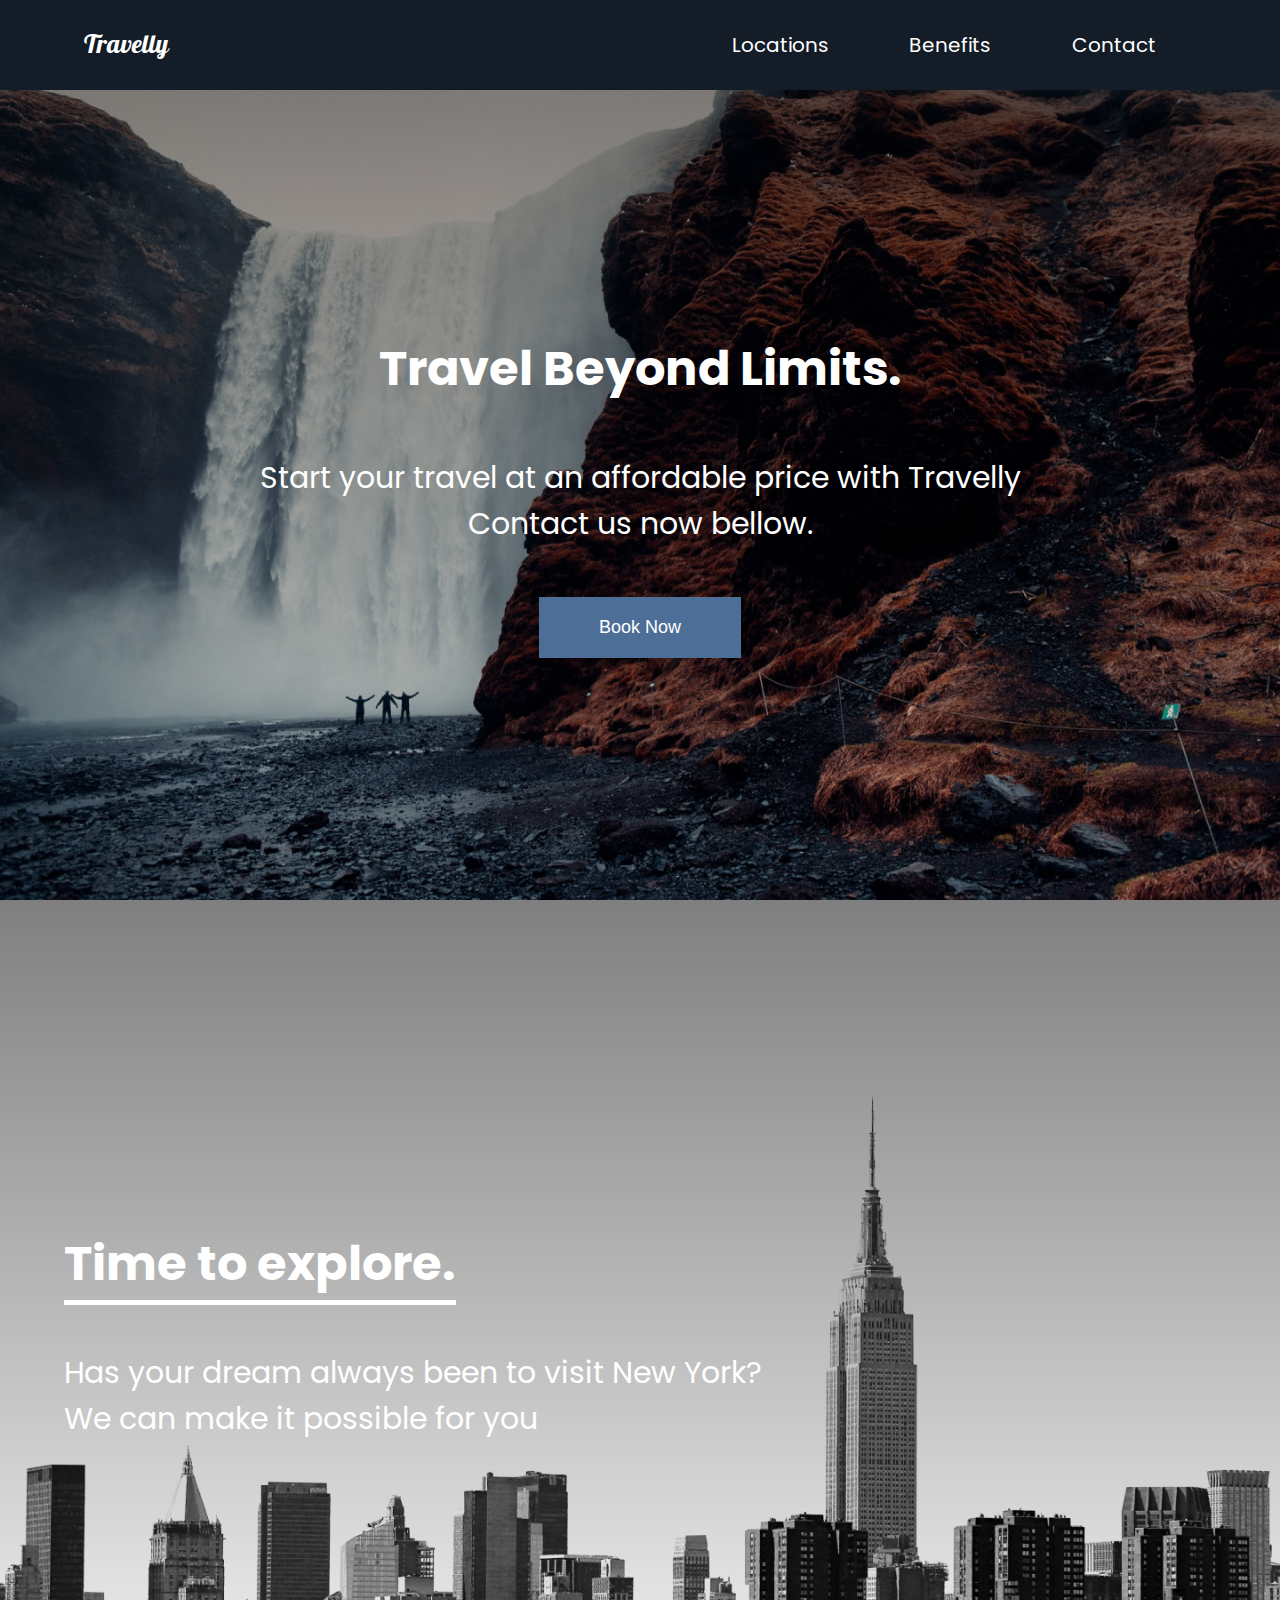
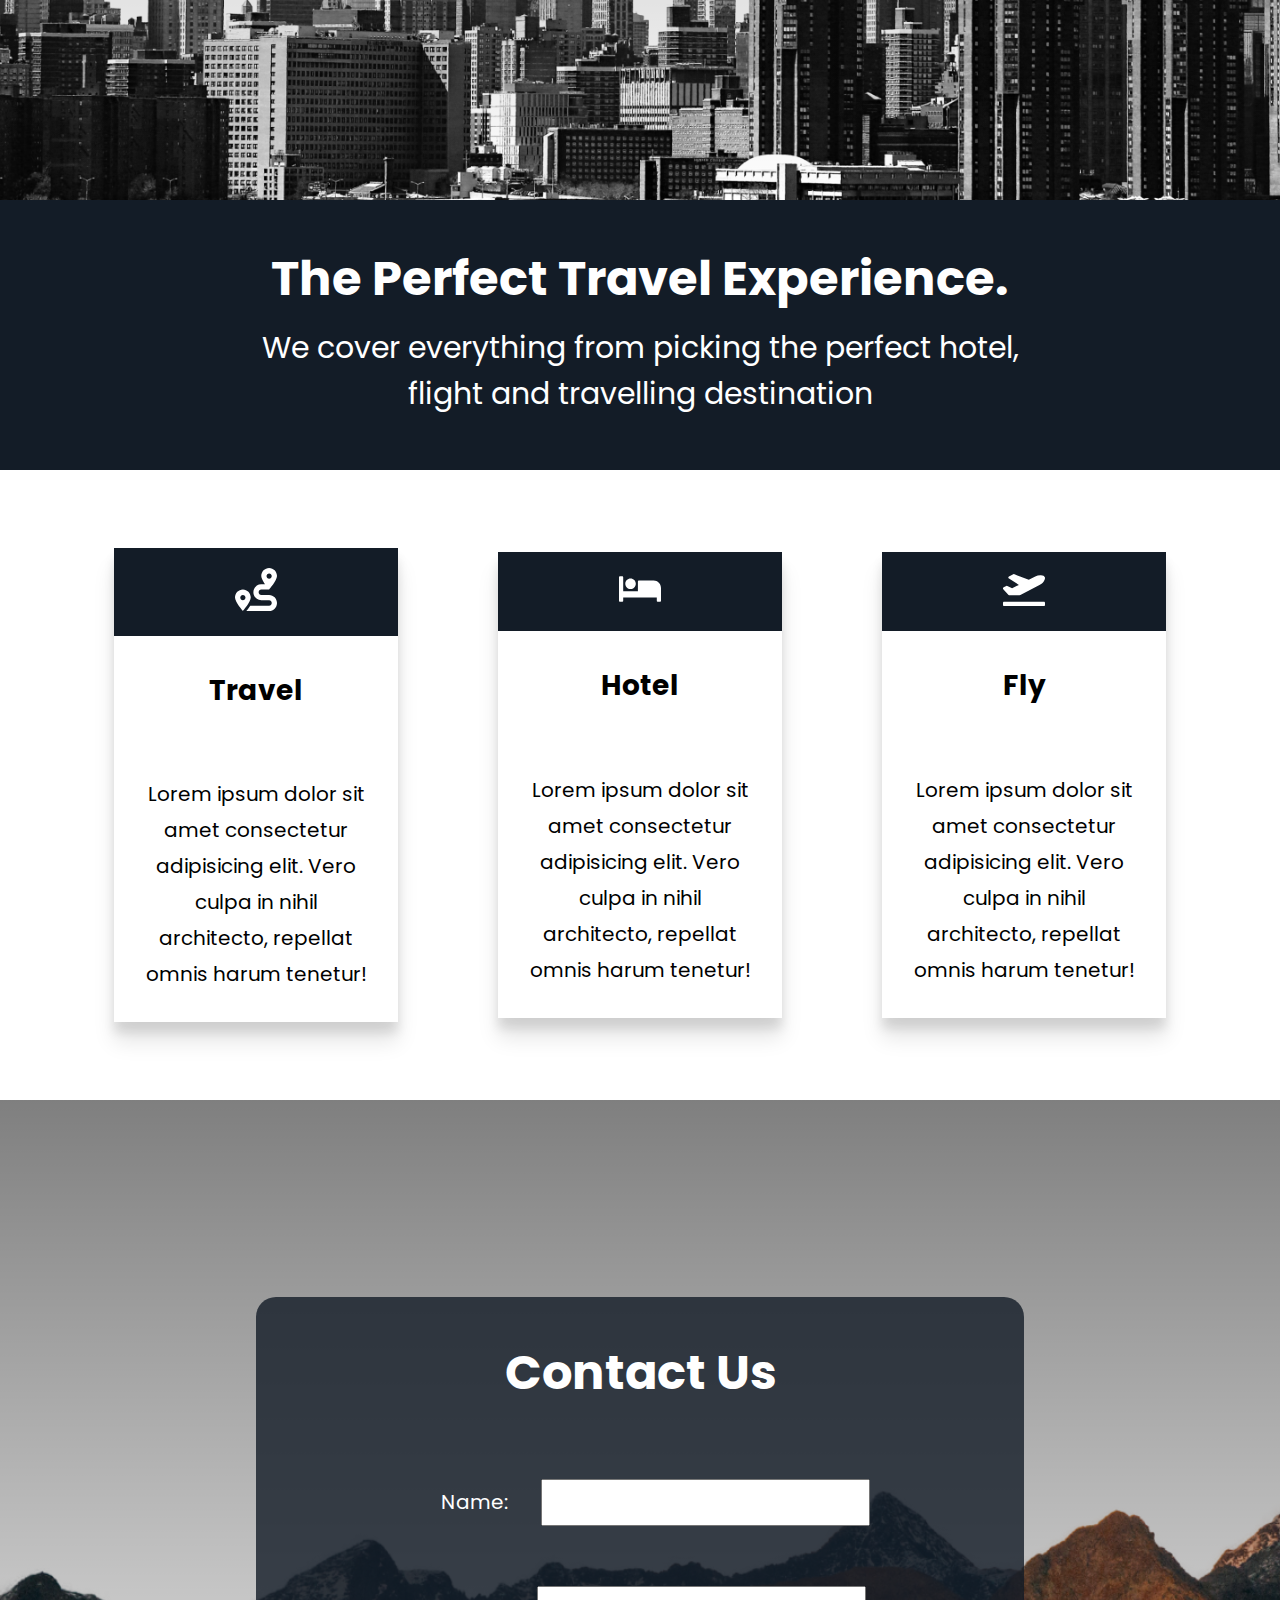
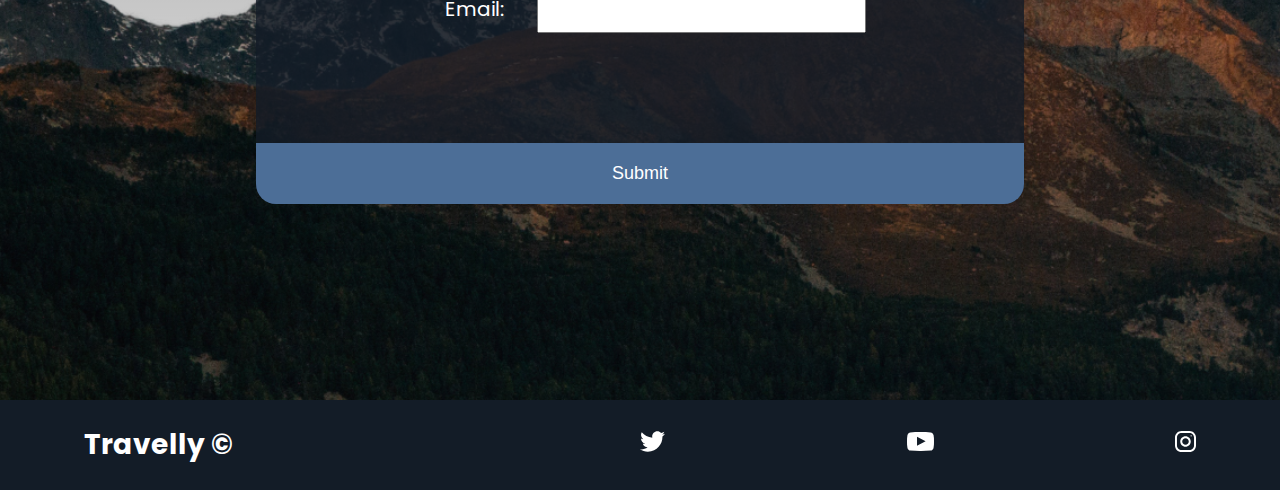
<file: P1-html-css-final-assignment/P1-html-css-final-assignment/index.html>
<!DOCTYPE html>
<html lang="en">
  <head>
    <meta charset="UTF-8" />
    <meta http-equiv="X-UA-Compatible" content="IE=edge" />
    <meta name="viewport" content="width=device-width, initial-scale=1.0" />
    <meta
      name="description"
      content="Travel is a travel agency website that helps you pick out your holiday vacation"
    />
    <meta name="robots" content="index,follow" />
    <link rel="icon" href="icons/flight.png" />
    <link rel="preconnect" href="https://fonts.googleapis.com" />
    <link rel="preconnect" href="https://fonts.gstatic.com" crossorigin />
    <link
      href="https://fonts.googleapis.com/css2?family=Pattaya&family=Poppins:wght@400;500&display=swap"
      rel="stylesheet"
    />
    <link rel="stylesheet" href="style.css" />
    <title>Travelly | Travelling Agency</title>
  </head>

  <body>
    <header class="main-head">
      <nav>
        <h1 id="logo">Travelly</h1>
        <ul>
          <li><a href="#locations">Locations</a></li>
          <li><a href="#benefits">Benefits</a></li>
          <li><a href="#contact">Contact</a></li>
        </ul>
      </nav>
    </header>
    <main>
      <section class="hero">
        <h2>Travel Beyond Limits.</h2>
        <h3>
          Start your travel at an affordable price with Travelly <br />Contact
          us now bellow.
        </h3>
        <button>Book Now</button>
      </section>
      <section id="locations">
        <header class="locations-head">
          <h2>Time to explore.</h2>
          <h3>
            Has your dream always been to visit New York? <br />We can make it
            possible for you
          </h3>
        </header>
      </section>
      <section id="benefits">
        <header class="benefits-head">
          <h2>The Perfect Travel Experience.</h2>
          <h3>
            We cover everything from picking the perfect hotel, <br />
            flight and travelling destination
          </h3>
        </header>
        <div class="cards">
          <div class="card">
            <div class="card-head">
              <img src="./icons/route-solid.svg" alt="" />
            </div>
            <h4>Travel</h4>
            <p>Lorem ipsum dolor sit amet consectetur adipisicing elit. Vero culpa in nihil architecto, repellat omnis harum tenetur! </p>
               </div>
          <div class="card">
            <div class="card-head">
              <img src="./icons/bed-solid.svg" alt="" />
            </div>
            <h4>Hotel</h4>
            <p>Lorem ipsum dolor sit amet consectetur adipisicing elit. Vero culpa in nihil architecto, repellat omnis harum tenetur! </p>
          </div>
          <div class="card">
            <div class="card-head">
              <img src="./icons/plane-departure-solid.svg" alt="" />
            </div>
            <h4>Fly</h4>
            <p>Lorem ipsum dolor sit amet consectetur adipisicing elit. Vero culpa in nihil architecto, repellat omnis harum tenetur! </p>
          </div>
        </div>
      </section>
      <section id="contact">
        <div class="form-wrapper">
          <header class="form-head">
            <h2>Contact Us</h2>
          </header>
          <form>
            <div class="name-form">
              <label for="name">Name:</label>
              <input type="text" name="name" required/>
            </div>
            <div class="email-form">
              <label for="email">Email:</label>
              <input type="email" required name="email" />
            </div>
            <button type="submit">Submit</button>
          </form>
        </div>
      </section>
    </main>
    <footer>
      <div class="footer-wrapper">
        <h5>Travelly &copy;</h5>
        <ul>
          <li>
            <a href="#" title="twitter-social-media"
              ><img src="./icons/twitter.svg" alt="twitter-social-media"
            /></a>
          </li>
          <li>
            <a href="#" title="youtube-social-media"
              ><img src="./icons/youtube.svg" alt="youtube-social-media"
            /></a>
          </li>
          <li>
            <a href="#" title="instagram-social-media"
              ><img src="./icons/instagram.svg" alt="instagram-social-media"
            /></a>
          </li>
        </ul>
      </div>
    </footer>
  </body>
</html>
</file>
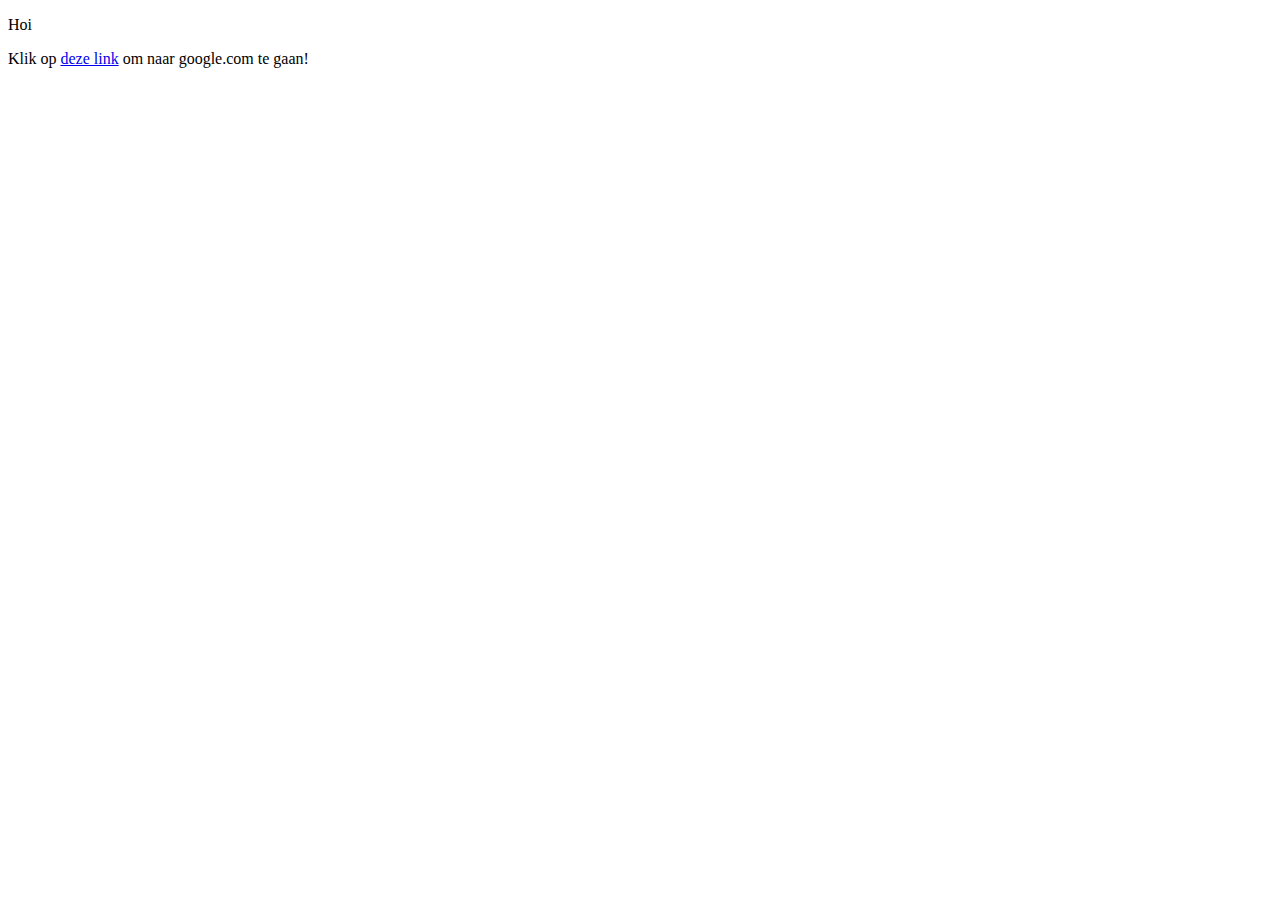
<file: Tests/YT serie vna schaik/index.html>
<!DOCTYPE html>
<html lang="en">
<head>
    <meta charset="UTF-8">
    <meta http-equiv="X-UA-Compatible" content="IE=edge">
    <meta name="viewport" content="width=device-width, initial-scale=1.0">
    <title>HTML Basics practise</title>
</head>
<body>
    <p>Hoi</p>
    <p>Klik op <a href="https://www.google.nl/" target="_blank">deze link</a> om naar google.com te gaan!</p>
</body>
</html>
</file>
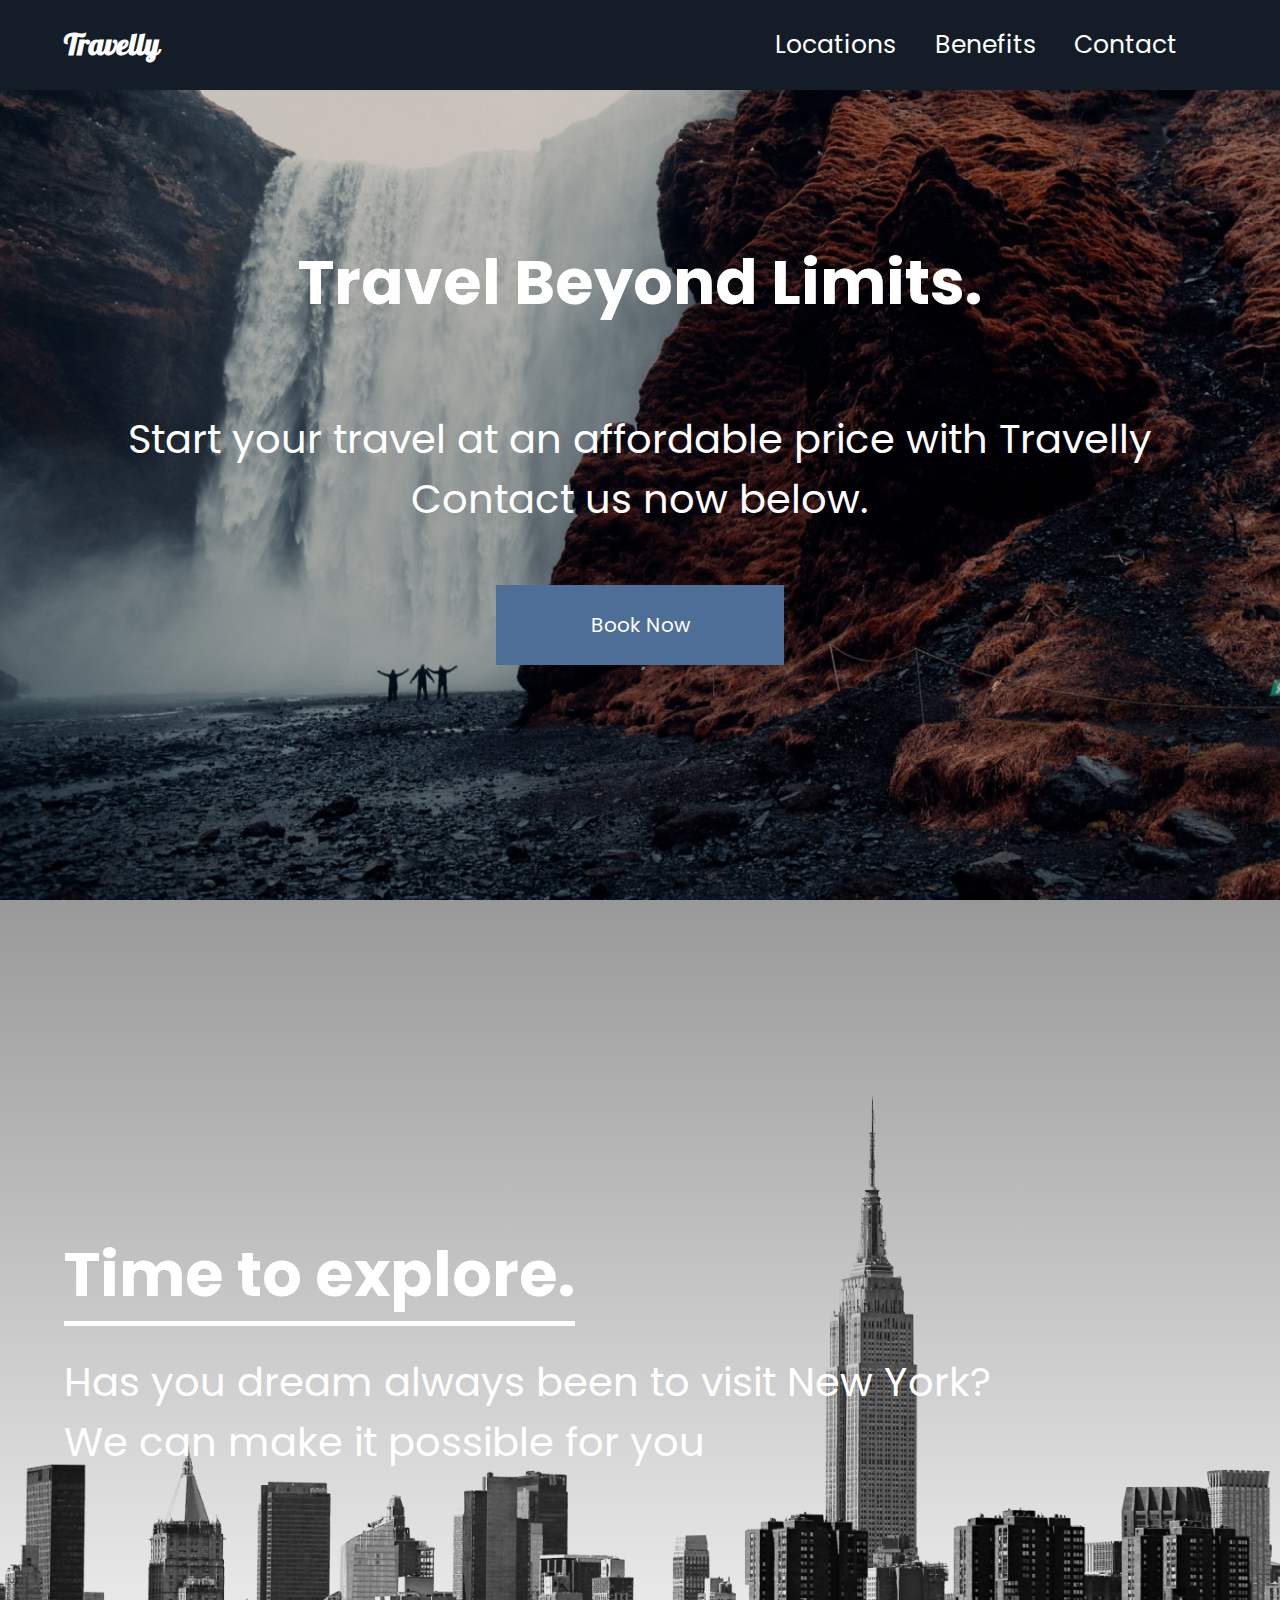
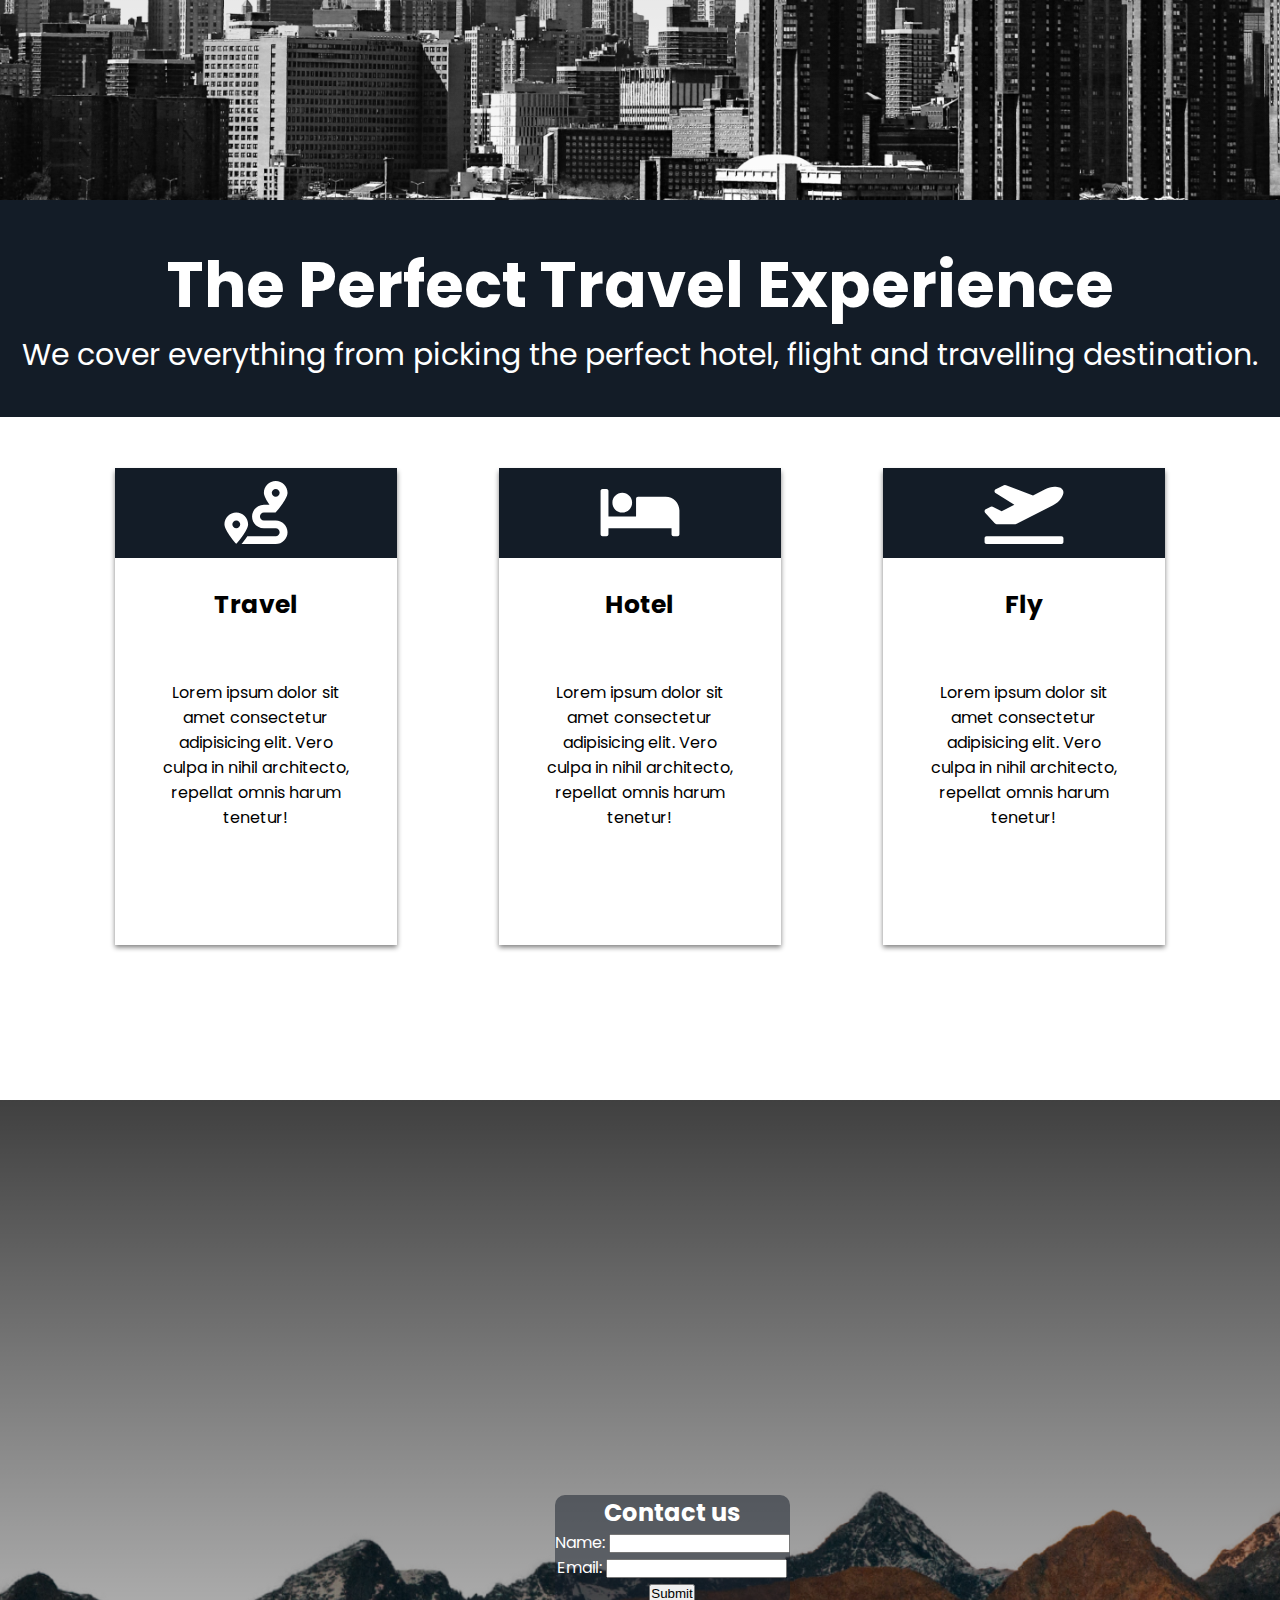
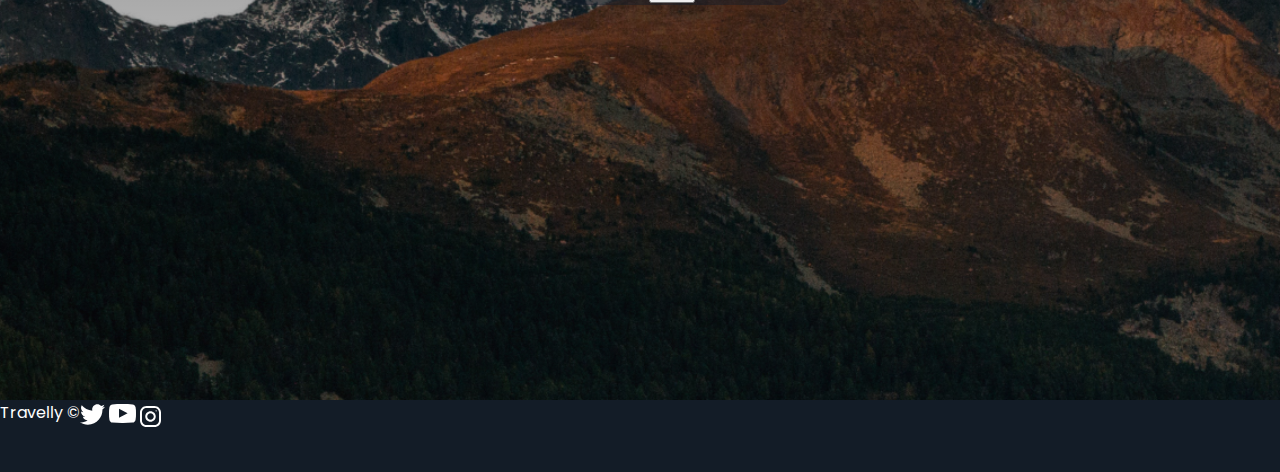
<file: Week 11/Travelly opdracht/index.html>
<!DOCTYPE html>
<html lang="en">
<head>
    <link rel="preconnect" href="https://fonts.googleapis.com">
    <link rel="preconnect" href="https://fonts.gstatic.com" crossorigin>
    <link href="https://fonts.googleapis.com/css2?family=Pattaya&family=Poppins:wght@500&display=swap" rel="stylesheet">
    <meta charset="UTF-8">
    <meta http-equiv="X-UA-Compatible" content="IE=edge">
    <meta name="viewport" content="width=device-width, initial-scale=1.0">
    <title>Travelly</title>
    <link rel="stylesheet" href="./stylesheet.css">
    <link rel="icon" href="./icons/flight.png">
</head>
<body>
    <header>
        <nav>
            <h1 id="title">Travelly</h1>
            <ul>
                <li>Locations</li>
                <li>Benefits</li>
                <li>Contact</li>
            </ul>
        </nav>
    </header>

    <main>
        <section class="main_1">
            <header>
                <h2>Travel Beyond Limits.</h2>
            </header>
            <p>Start your travel at an affordable price with Travelly</p>
            <p id="main_1_p2">Contact us now below.</p>
            <a href="#" id="book_btn" href="#">Book Now</a>
        </section>
        <section class="main_2">
            <header>
                <h2>Time to explore.</h2>
            </header>
            <p>Has you dream always been to visit New York?</p>
            <p>We can make it possible for you</p>
        </section>
        <section class="main_3">
            <header class="main_3_header">
                <h2>The Perfect Travel Experience</h2>
                <p>We cover everything from picking the perfect hotel, flight and travelling destination.</p>
            </header>
            <section class="main_3_tabs">
                <section class="main_travel">
                    <header class="main_travel_container">
                        <img id="img_route" src="./icons/route-solid.svg">
                    </header>
                    <h3>Travel</h3>
                    <p>Lorem ipsum dolor sit amet consectetur adipisicing elit. Vero culpa in nihil architecto, repellat omnis harum tenetur!</p>
                </section>
                <section class="main_hotel">
                    <header class="main_hotel_container">
                        <img id="img_bed" src="./icons/bed-solid.svg" alt="">
                    </header>
                    <h3>Hotel</h3>
                    <p>Lorem ipsum dolor sit amet consectetur adipisicing elit. Vero culpa in nihil architecto, repellat omnis harum tenetur!</p>
                </section>
                <section class="main_fly">
                    <header class="main_fly_container">
                        <img id="img_fly" src="./icons/plane-departure-solid.svg" alt="">
                    </header>
                    <h3>Fly</h3>
                    <p>Lorem ipsum dolor sit amet consectetur adipisicing elit. Vero culpa in nihil architecto, repellat omnis harum tenetur!</p>
                </section>
            </section>
        </section>

        <section class="main_contact">
            <div class="main_contact_container">
            <header>
                <h2>Contact us</h2>
            </header>
            <form>
                <label for="full_name">Name:</label>
                <input type="text" id="full_name">
                <br>
                <label for="email">Email:</label>
                <input type="email" id="email">
                <br>
                <input type="submit" id="submit_btn">                
            </form>
            </div>
        </section>
    </main>

    <footer>
        <section class="footer_logo">
            <p>Travelly &copy;</p>
        </section>
        <section class="footer_socials">
            <img src="./icons/twitter.svg" alt="">
            <img src="./icons/youtube.svg" alt="">
            <img src="./icons/instagram.svg" alt="">
        </section>
    </footer>
</body>
</html>
</file>
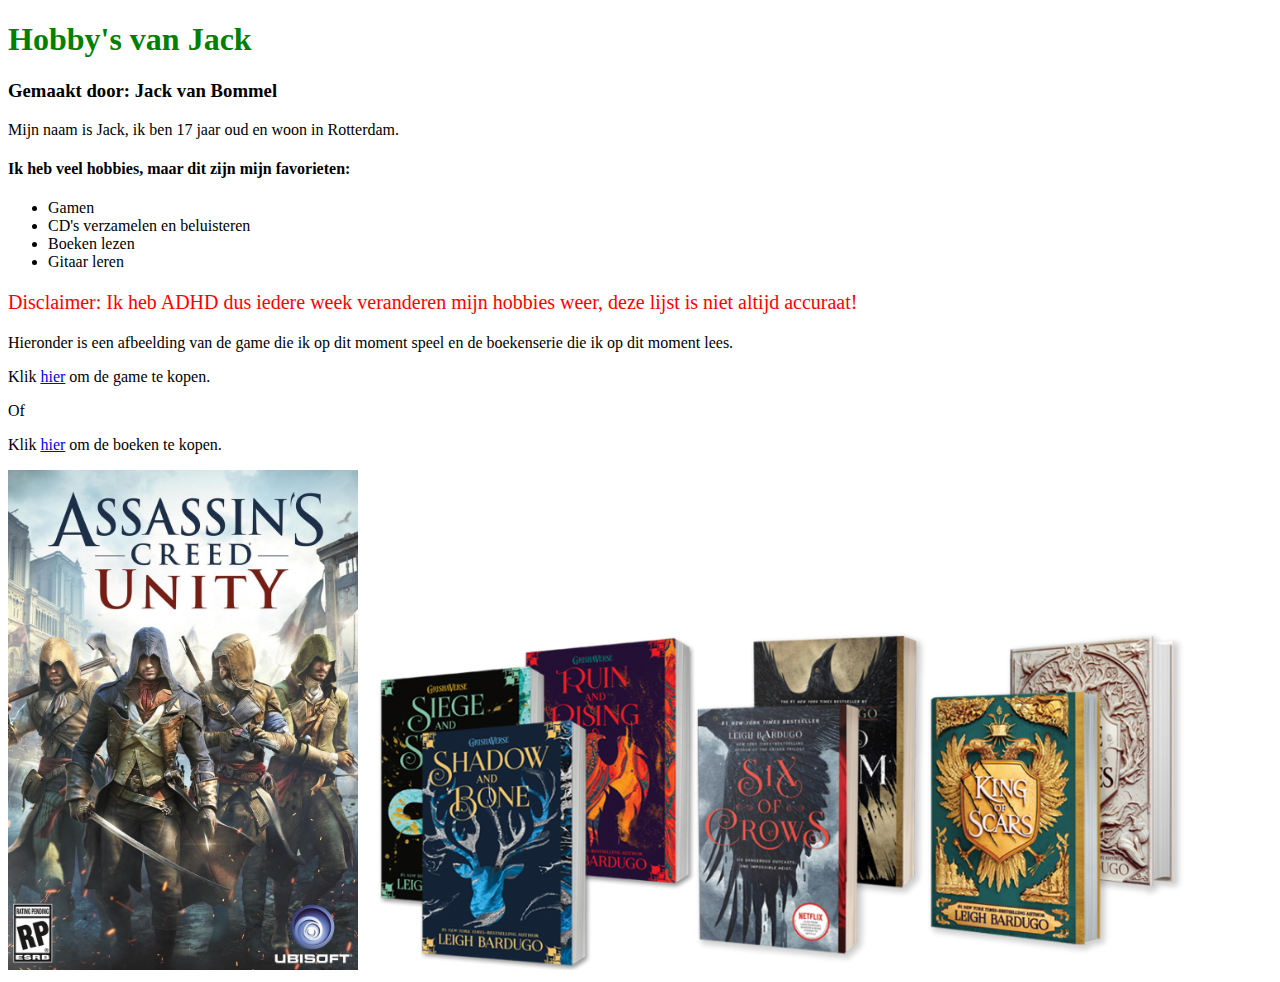
<file: Week 2/HTML 2.1 word bestand maken Jack van Bommel/index.html>
<!DOCTYPE html>
<html lang="en">
<head>
    <link rel="Stylesheet" href="opmaak.css">
    <meta charset="UTF-8">
    <meta http-equiv="X-UA-Compatible" content="IE=edge">
    <meta name="viewport" content="width=device-width, initial-scale=1.0">
    <title>Hobby's van Jack</title>
</head>
<body>
    <main>
        <header>
            <h1>Hobby's van Jack</h1>
            <h3>Gemaakt door: Jack van Bommel</h3>
        </header>
        <section_hobbies>
            <p>Mijn naam is Jack, ik ben 17 jaar oud en woon in Rotterdam.</p>
            <h4>Ik heb veel hobbies, maar dit zijn mijn favorieten:</h4>
                <ul>
                    <li>Gamen</li>
                    <li>CD's verzamelen en beluisteren</li>
                    <li>Boeken lezen</li>
                    <li>Gitaar leren</li>
                </ul>
        </section_hobbies>
        <section_disclaimer>
        <p>Disclaimer: Ik heb ADHD dus iedere week veranderen mijn hobbies weer, deze lijst is niet altijd accuraat!</p>
        </section_disclaimer>
        <section_img>
            <p>Hieronder is een afbeelding van de game die ik op dit moment speel en de boekenserie die ik op dit moment lees.</p>
            <p>Klik <a href="https://www.ubisoft.com/nl-nl/game/assassins-creed/unity" target="_blank">hier</a> om de game te kopen.</p>
            <p>Of</p>
            <p>Klik <a href="https://www.bol.com/nl/nl/c/boeken-leigh-bardugo/4308332+8299/" target="_blank">hier</a> om de boeken te kopen.</p>
            <img src="./Images/846x1200.jpg" alt="Image of Assassin's Creed Unity Cover art" width="350px" height="500px">
            <img src="./Images/2021.07-enter-grishaverse-2-1024x435.png" alt="Image of the all the books in the Grishaverse" width="845px" heigth="435px">
        </section_img>
    </main>
</body>
</html>
</file>
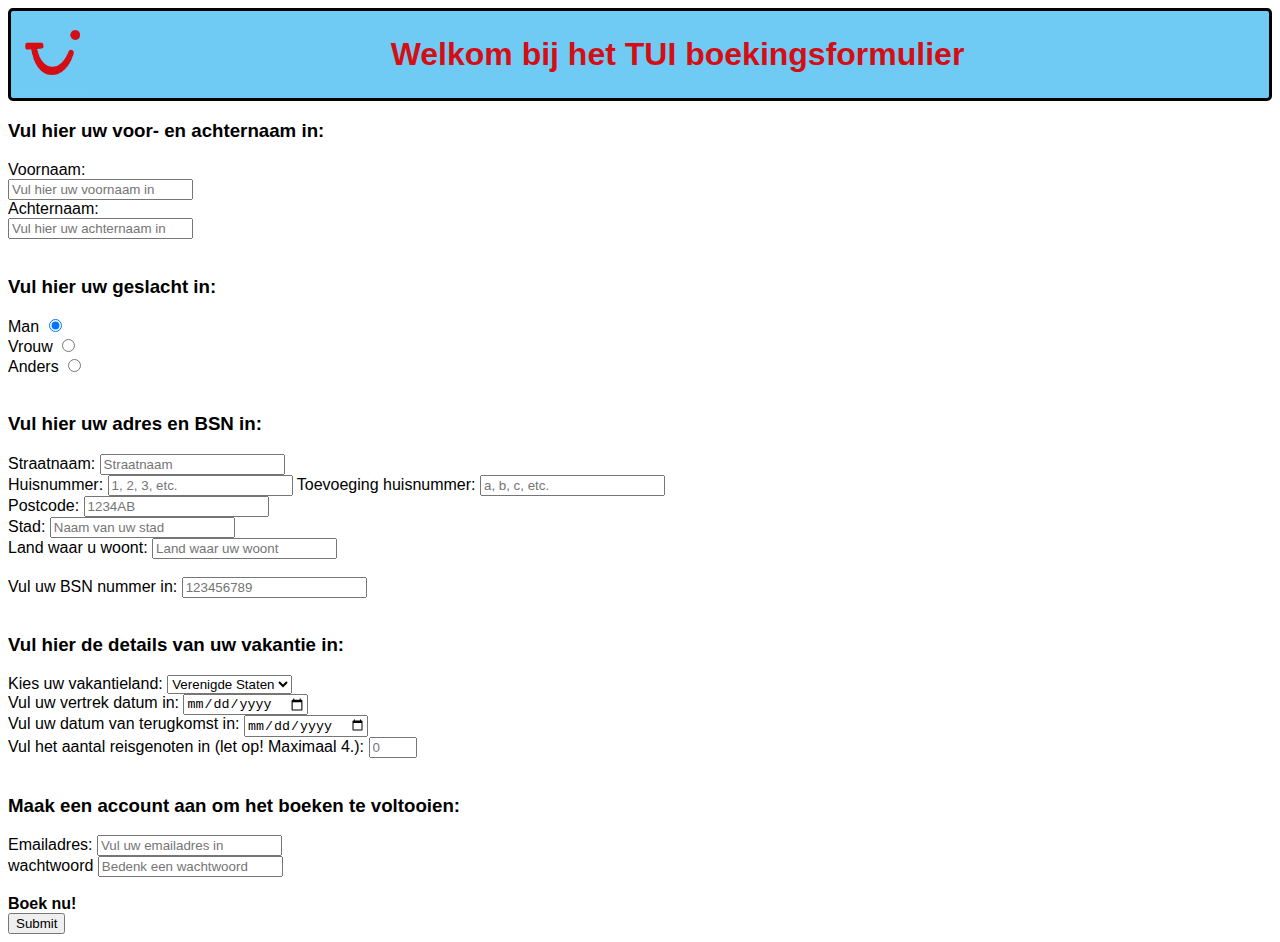
<file: Week 3/HTML 3.2 formulier/index.html>
<!DOCTYPE html>
<html lang="en">
<head>
    <link rel="stylesheet formulier" href="stylesheet.css">
    <meta charset="UTF-8">
    <meta http-equiv="X-UA-Compatible" content="IE=edge">
    <meta name="viewport" content="width=device-width, initial-scale=1.0">
    <title>Opdracht_3.2 formulieren</title>
</head>
<body>
    <header>
        <img src="./img/Tui logo.jpg" alt="HTML image Tui logo" width="75px" height="75px">
        <h1>Welkom bij het TUI boekingsformulier</h1>
    </header>
    <form>
        <section class="voor-achter-naam">
        <h3>Vul hier uw voor- en achternaam in:</h3>
            <label for="v_naam">Voornaam:</label><br>
            <input type="text" id="v_naam" name="v_naam" pattern="[A-Za-z]+" placeholder="Vul hier uw voornaam in"><br>
            <label for="a_naam">Achternaam:</label><br>
            <input type="text" id="a_naam" name="a_naam" pattern="[A-Za-z]+" placeholder="Vul hier uw achternaam in"><br>
            <br>
        </section>

        <section class="Gender">
            <h3>Vul hier uw geslacht in:</h3>
            <label for="m_gender">Man</label>
            <input type="radio" id="m_gender" name="gender" checked><br>
            <label for="v_gender">Vrouw</label>
            <input type="radio" id="v_gender" name="gender"><br>
            <label for="no_gender">Anders</label>
            <input type="radio" id="no_gender" name="gender"><br>
        </section>

        <section class="adres">
            <br>
            <h3>Vul hier uw adres en BSN in:</h3>
            <label for="Straatnaam">Straatnaam:</label>
            <input type="text" id="straatnaam" name="straatnaam" placeholder="Straatnaam">
            <br>
            <label for="huisnummer">Huisnummer:</label>
            <input type="number" id="Huisnummer" name="Huisnummer" placeholder="1, 2, 3, etc.">
            <label for="toevoeging_huisnummer">Toevoeging huisnummer:</label>
            <input type="text" id="toevoeging_huisnummer" name="toevoeging_huisnummer" placeholder="a, b, c, etc.">
            <br>
            <label for="postcode">Postcode:</label>
            <input type="text" id="postcode" name="postcode" placeholder="1234AB">
            <br>
            <label for="stad">Stad:</label>
            <input type="text" id="stad" name="stad" placeholder="Naam van uw stad">
            <br>
            <label for="land">Land waar u woont:</label>
            <input type="text" id="land" name="land" placeholder="Land waar uw woont">
        </section>

        <section class="BSN">
            <br>
            <label for="bsn">Vul uw BSN nummer in:</label>
            <input type="text" id="bsn" name="bsn" placeholder="123456789" minlength="9" maxlength="9" pattern="[0-9]+">
        </section>

        <section class="vakantieland">
            <br>
            <h3>Vul hier de details van uw vakantie in:</h3>
            <label for="vakantieland">Kies uw vakantieland:</label>
            <select id="vakantieland" name="vakantieland">
                <option value="Verenigde Staten">Verenigde Staten</option>
                <option value="China">China</option>
                <option value="Engeland">Engeland</option>
                <option value="Zweden">Zweden</option>
                <option value="Egypte">Egypte</option>
            </select>
        </section>

        <section class="datum_vertrek">
            <label for="datum_vertrek">Vul uw vertrek datum in:</label>
            <input type="date" id="datum_vertrek" name="datum_vertrek" min="2022-09-19">
        </section>

        <section class="datum_terugkomst">
            <label for="datum_terugkomst">Vul uw datum van terugkomst in:</label>
            <input type="date" id="datum_terugkomst" name="datum_terugkomst" min="2022-09-20">
        </section>

        <section class="nr_reisgenoten">
            <label for="nr_reisgenoten">Vul het aantal reisgenoten in (let op! Maximaal 4.):</label>
            <input type="number" id="nr_reisgenoten" name="nr_reisgenoten" min="0" max="4" placeholder="0">
        </section>

        <section class="email">
            <br>
            <h3>Maak een account aan om het boeken te voltooien:</h3>
            <label for="email">Emailadres:</label>
            <input type="email" id="email" name="email" placeholder="Vul uw emailadres in">
        </section>

        <section class="wachtwoord">
            <label for="password">wachtwoord</label>
            <input type="password" id="password" name="password" placeholder="Bedenk een wachtwoord">
        </section>

        <section class="Verzendknop">
            <br>
            <label for="verzendknop"><strong>Boek nu!</strong></label><br>
            <input type="submit" id="verzendknop" name="verzendknop">
        </section>
    </form>
</body>
</html>
</file>
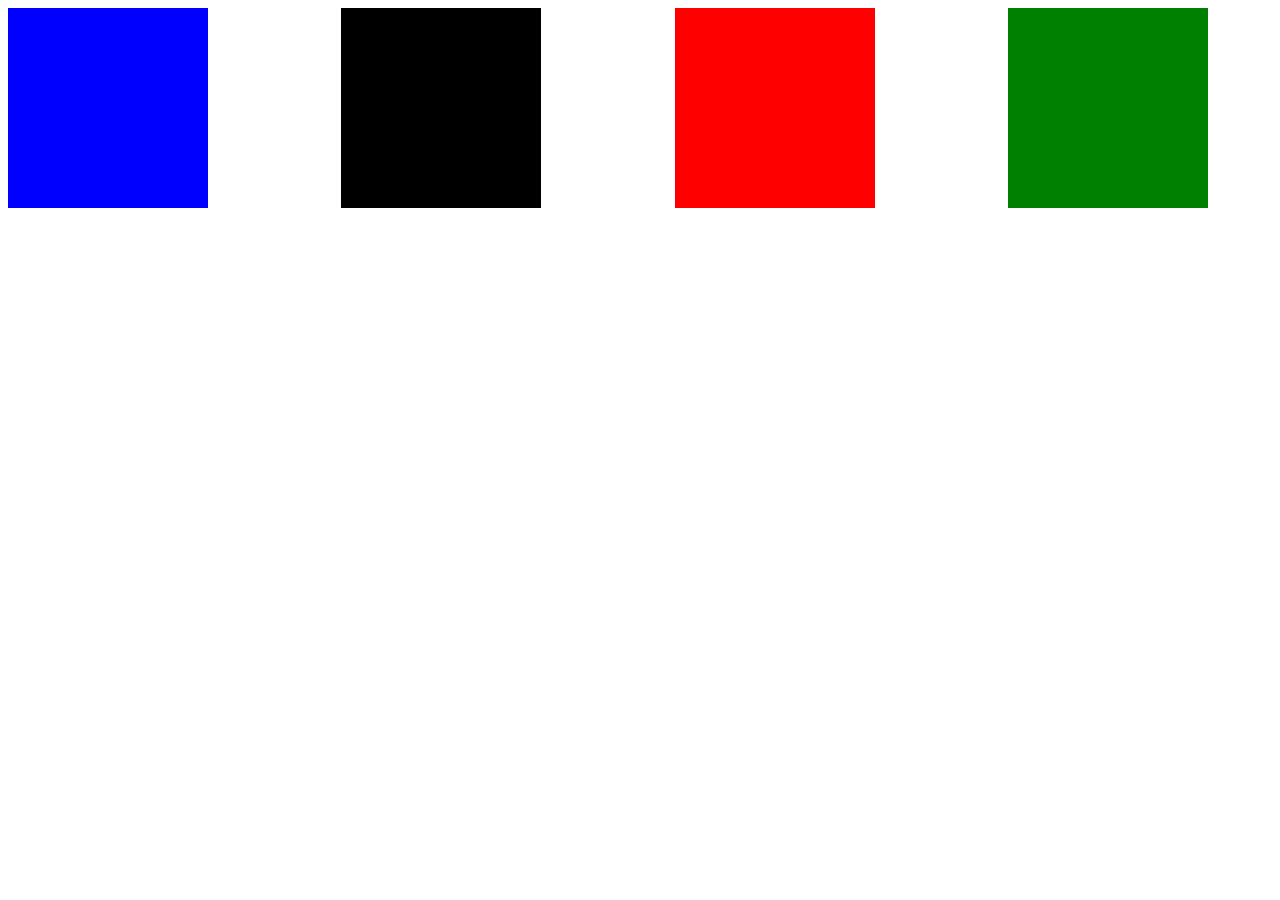
<file: Week 6/opdracht 6.2/index.html>
<!DOCTYPE html>
<html lang="en">
<head>
    <link href="style.css" rel="stylesheet">
    <meta charset="UTF-8">
    <meta http-equiv="X-UA-Compatible" content="IE=edge">
    <meta name="viewport" content="width=device-width, initial-scale=1.0">
    <title>Document</title>
</head>
<body>
    <div class="container_vierkanten">
        <div id="blauw_vierkant"></div>
        <div id="zwart_vierkant"></div>
        <div id="rood_vierkant"></div>
        <div id="groen_vierkant"></div>
    </div>
</body>
</html>
</file>
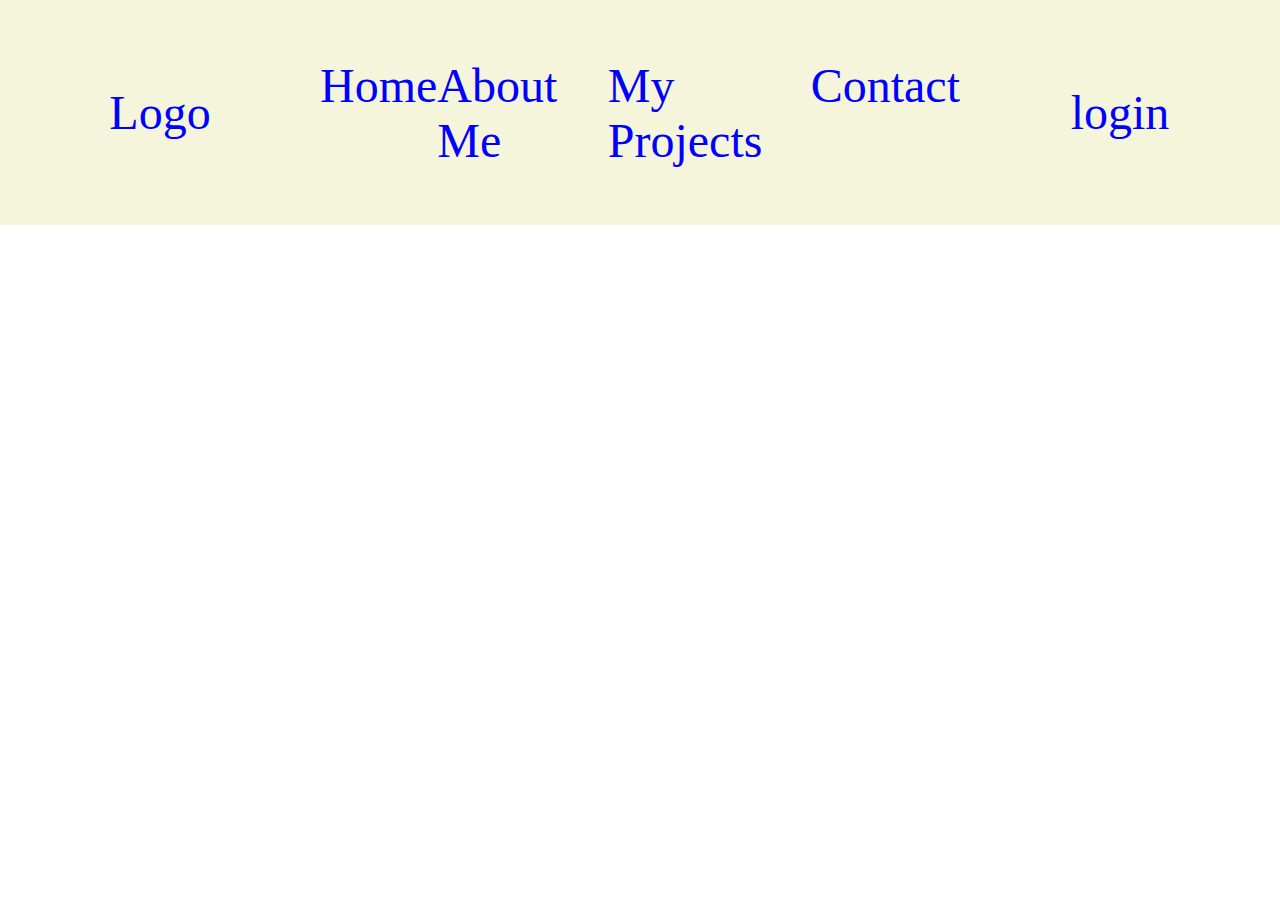
<file: Week 6/opdracht 6.3/index.html>
<!DOCTYPE html>
<html lang="en">
<head>
    <link rel="stylesheet" href="style.css">
    <meta charset="UTF-8">
    <meta http-equiv="X-UA-Compatible" content="IE=edge">
    <meta name="viewport" content="width=device-width, initial-scale=1.0">
    <title>Document</title>
</head>
<body>
    <header>
        <nav>
            <p id="logo">Logo</p>
            <ul>
                <li>Home</li>
                <li>About Me</li>
                <li>My Projects</li>
                <li>Contact</li>
            </ul>
            <p id="login">login</p>
        </nav>
    </header>
</body>
</html>
</file>
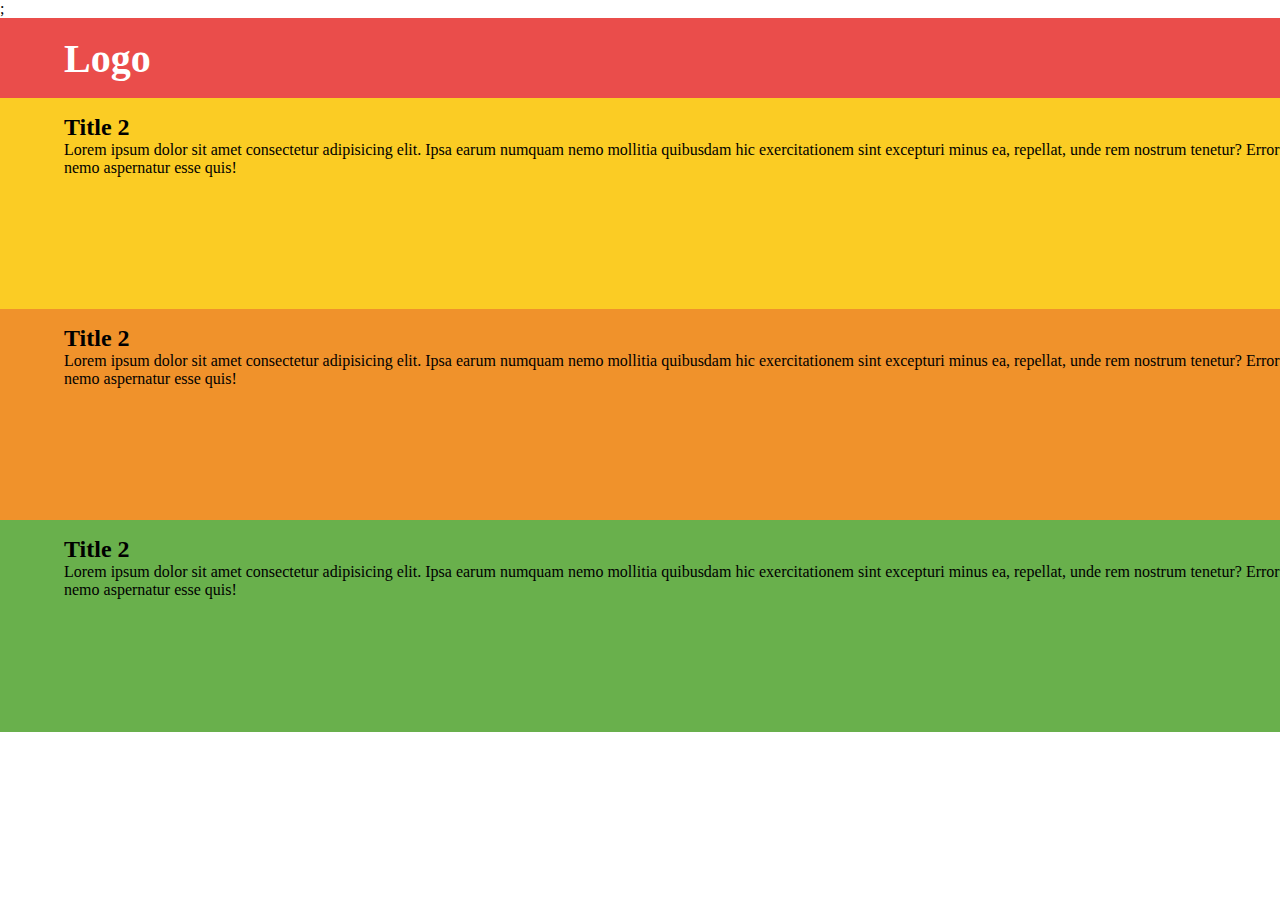
<file: Week 7/opdracht 7.1/index.html>
;<!DOCTYPE html>
<html lang="en">
<head>
    <link rel="stylesheet" href="style.css">
    <meta charset="UTF-8">
    <meta http-equiv="X-UA-Compatible" content="IE=edge">
    <meta name="viewport" content="width=device-width, initial-scale=1.0">
    <title>opdracht 7.1: Media Queries</title>
</head>
<body>
    <!img src="./Desktop.png">
    <header class="container_header">
        <nav>
            <p id="logo">Logo</p>
        </nav>
        <div class="container_dropdown">
            <div id="dropdown_btn"></div>
        </div>
    </header>

    <main>
        <section class="container_1">
            <header>
                <h2>Title 2</h2>
            </header>
            <p>Lorem ipsum dolor sit amet consectetur adipisicing elit. Ipsa earum numquam nemo mollitia quibusdam hic exercitationem sint excepturi minus ea, repellat, unde rem nostrum tenetur? Error nemo aspernatur esse quis!</p>
        </section>
        <section class="container_2">
            <header>
                <h2>Title 2</h2>
            </header>
            <p>Lorem ipsum dolor sit amet consectetur adipisicing elit. Ipsa earum numquam nemo mollitia quibusdam hic exercitationem sint excepturi minus ea, repellat, unde rem nostrum tenetur? Error nemo aspernatur esse quis!</p>
        </section>
        <section class="container_3">
            <header>
                <h2>Title 2</h2>
            </header>
            <p>Lorem ipsum dolor sit amet consectetur adipisicing elit. Ipsa earum numquam nemo mollitia quibusdam hic exercitationem sint excepturi minus ea, repellat, unde rem nostrum tenetur? Error nemo aspernatur esse quis!</p>
        </section>
    </main>
</body>
</html>
</file>
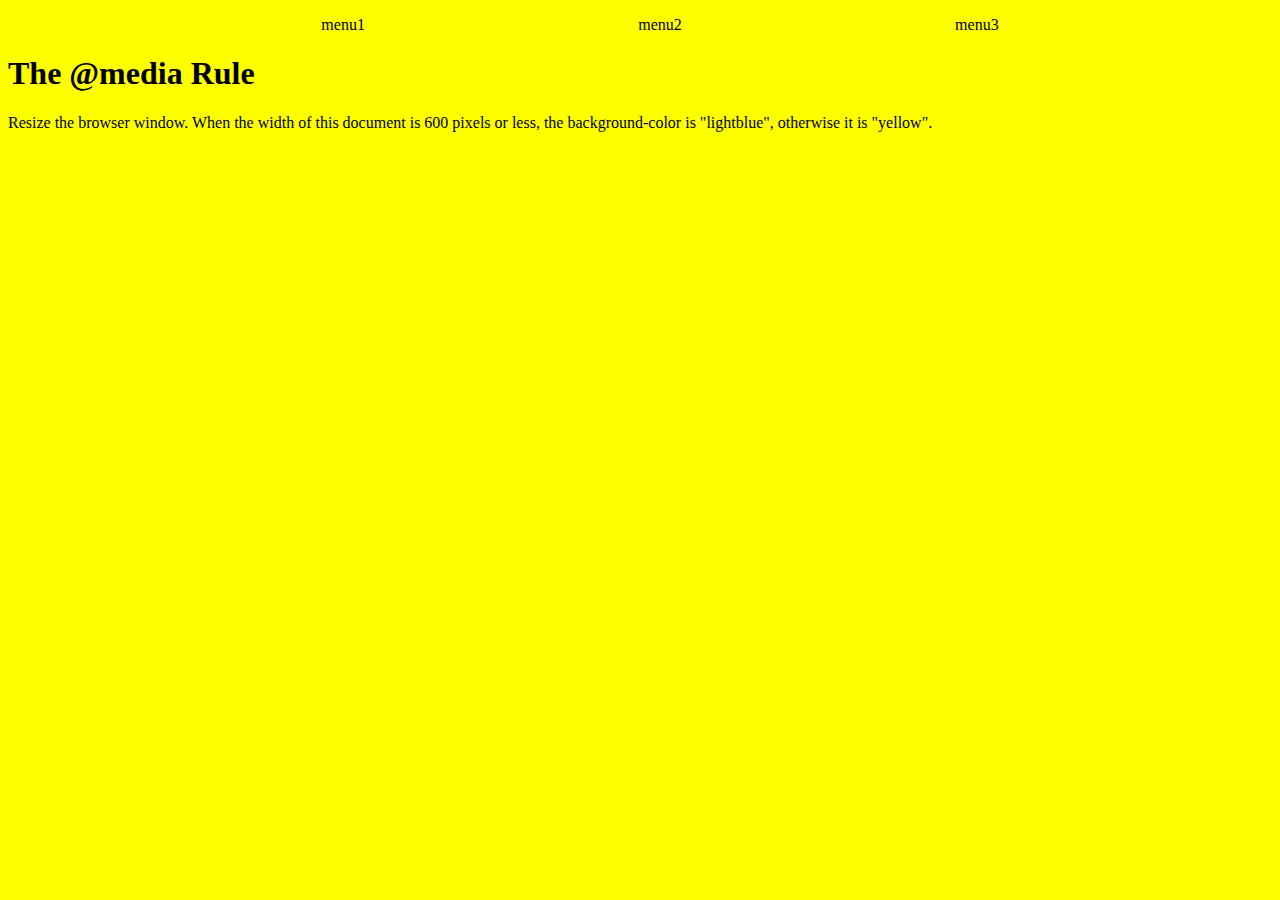
<file: Week 7/test/index.html>
<!DOCTYPE html>
<html lang="en">
<head>
    <link rel="stylesheet" href="stylesheet.css">
    <meta charset="UTF-8">
    <meta http-equiv="X-UA-Compatible" content="IE=edge">
    <meta name="viewport" content="width=device-width, initial-scale=1.0">
    <title>Document</title>
</head>
<body>
    <nav>
        <ul class="nav_container">
            <li>menu1</li>
            <li>menu2</li>
            <li>menu3</li>
        </ul>
    </nav>

    <h1>The @media Rule</h1>
    <p>Resize the browser window. When the width of this document is 600 pixels or less, the background-color is "lightblue", otherwise it is "yellow".</p>

</body>
</html>
</file>
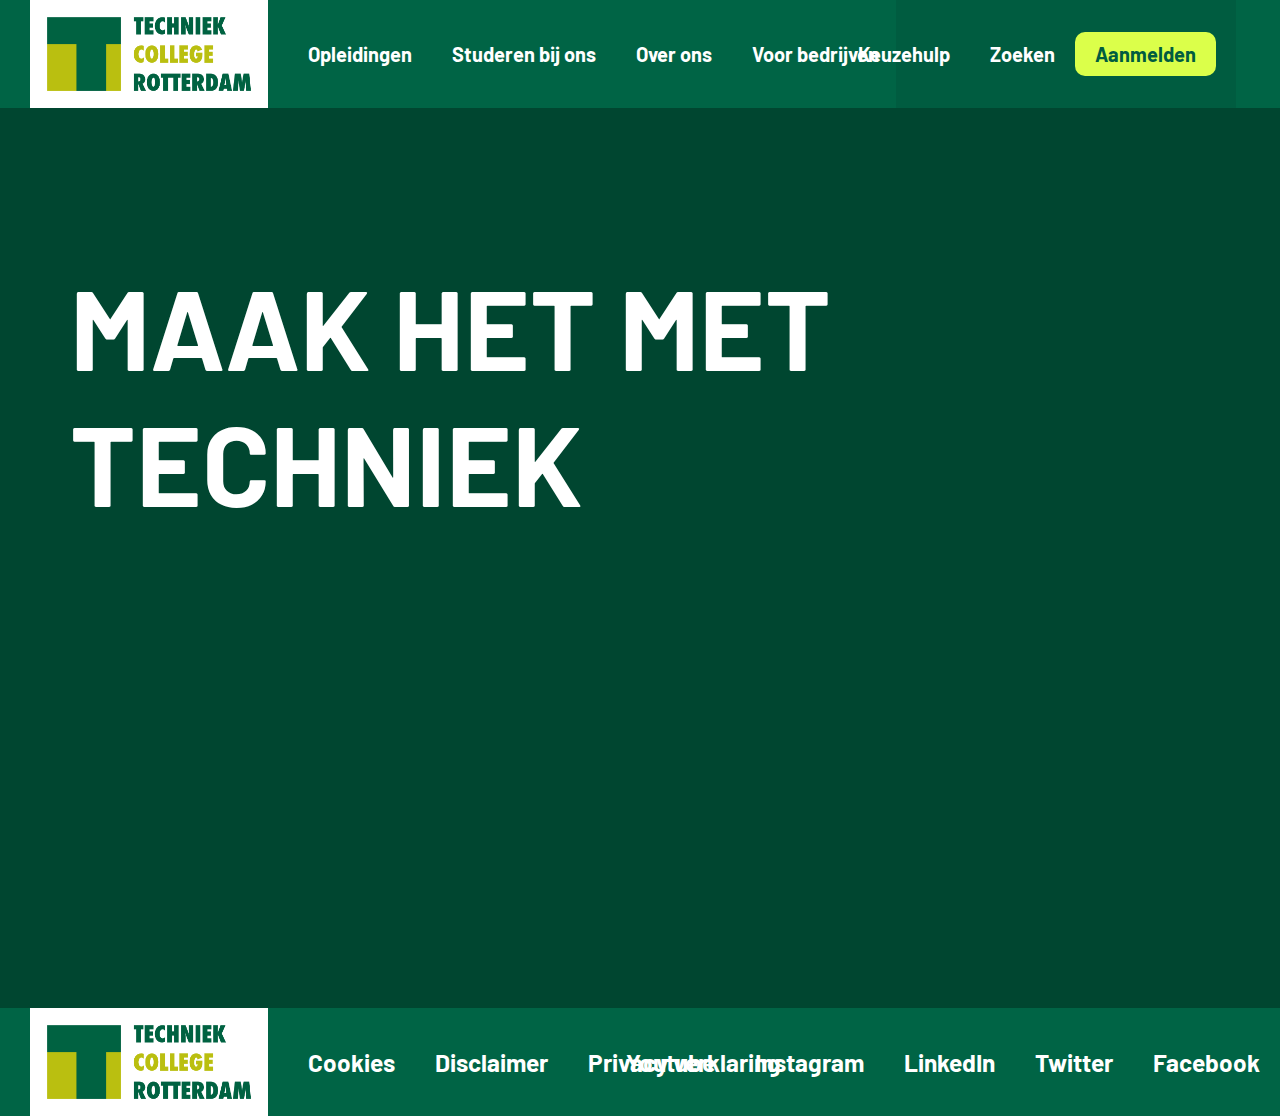
<file: p1-frontend_development/Week_5/Mijn poging website namaken/index.html>
<!DOCTYPE html>
<html lang="nl">
<head>
    <link href="stylesheet.css" rel="stylesheet">
    <meta charset="UTF-8">
    <meta http-equiv="X-UA-Compatible" content="IE=edge">
    <meta name="viewport" content="width=device-width, initial-scale=1.0">
    <title>TCR Homepage namaak</title>
</head>
<body>
    <header>
        <nav>
            <img src="./img/logo-techniek-college.png" alt="HTML Image TCR logo">
            <ul class="nav_links">
                <a href="">Opleidingen</a>
                <a href="">Studeren bij ons</a>
                <a href="">Over ons</a>
                <a href="">Voor bedrijven</a>
                <a href="">inloggen</a>
            </ul>
            <ul class="nav_rechts">
                <a href="">Keuzehulp</a>
                <a href="">Zoeken</a>
                <a href="" class="aanmeld_knop">Aanmelden</a>
            </ul>
        </nav>
    </header>


    <main>
        <section class="gedeelte_1">
            <header class="title_gedeelte_1">
                <p>MAAK HET MET</p>
                <p>TECHNIEK</p>
            </header>
        </section>
    </main>


    <footer>
        <div class="footer_lists">
            <img class="footer_image" src="./img/logo-techniek-college.png" alt="HTML Image TCR logo">
            <div class="important">
                <ul>
                    <a href="">Cookies</a>
                    <a href="">Disclaimer</a>
                    <a href="">Privacy verklaring</a>
                </ul>
            </div>
            <div class="socials">
                <ul>
                    <a href="">Youtube</a>
                    <a href="">Instagram</a>
                    <a href="">LinkedIn</a>
                    <a href="">Twitter</a>
                    <a href="">Facebook</a>
                </ul>
            </div>
        </div>
    </footer>
</body>
</html>
</file>
<file: P1-html-css-final-assignment/P1-html-css-final-assignment/style.css>
/* Global styles */
* {
  margin: 0;
  padding: 0;
  box-sizing: border-box;
}
html {
  font-size: 62.5%;
  font-family: "Poppins", sans-serif;
}
h1 {
  font-size: 2.6rem;
}
li,
button,
label,
input,
p {
  font-size: 2rem;
}
h2 {
  font-size: 4.8rem;
}
h3 {
  font-size: 3rem;
  font-weight: normal;
}
h4,
h5 {
  font-size: 2.8rem;
}
a {
  color: white;
  text-decoration: none;
}
button {
  padding: 2rem 6rem;
  background: #4c6e97;
  border: none;
  color: white;
  font-size: 1.8rem;
  cursor: pointer;
  transition: background 0.5s ease-in-out;
}
button:hover {
  background-color: #27394e;
}

/*Nav Section with Hero*/

.main-head {
  background-color: #131c27;
  color: white;
  position: sticky;
  top: 0px;
}
nav {
  display: flex;
  width: 90%;
  margin: auto;
  padding: 2rem;
  min-height: 10vh;
  align-items: center;
  flex-wrap: wrap;
}
nav ul {
  display: flex;
  flex: 1 1 40rem;
  justify-content: space-around;
  align-items: center;
  list-style-type: none;
}
#logo {
  flex: 2 1 40rem;
  font-family: "Pattaya", sans-serif;
  font-weight: 400;
}
.hero {
  min-height: 90vh;
  background: linear-gradient(rgba(0, 0, 0, 0.5), transparent),
    url("./img/landing-page.jpg");
  background-repeat: no-repeat;
  background-size: cover;
  background-position: center;
  color: white;
  display: flex;
  flex-direction: column;
  justify-content: center;
  align-items: center;
  text-align: center;
}
.hero h3 {
  padding: 5rem;
}

/*Locations section*/

#locations {
  min-height: 100vh;
  background: linear-gradient(rgba(0, 0, 0, 0.5), transparent),
    url("./img/new-york-page.png");
  background-size: cover;
  background-position: center;
  display: flex;
  /* verticaly center */
  align-items: center;
}
.locations-head {
  width: 90%;
  margin: auto;
  color: white;
}
.locations-head h2 {
  padding: 1rem 0rem;
  text-decoration: underline;
  text-underline-offset: 2rem;
  text-decoration-thickness: 0.5rem;
}
.locations-head h3 {
  padding: 4rem 0rem;
}

/*Benefits section*/

#benefits {
  min-height: 100vh;
}
.benefits-head {
  background: #131c27;
  padding: 3rem;
  min-height: 30vh;
  display: flex;
  flex-direction: column;
  justify-content: center;
  align-items: center;
  text-align: center;
  color: white;
}
.benefits-head h3 {
  padding: 1rem;
}
.cards {
  width: 90%;
  margin: auto;
  display: flex;
  min-height: 70vh;
  align-items: center;
  flex-wrap: wrap;
}
.card {
  text-align: center;
  flex: 1 1 25rem;
  min-height: 40vh;
  margin: 2rem 5rem;
  box-shadow: 0px 10px 10px rgb(0, 0, 0, 0.1), 0px 20px 20px rgb(0, 0, 0, 0.1);
}
.card-head {
  background: #131c27;
}
.cards img {
  max-width: 15%;

  margin: 2rem;
}
.card h4,
.card p {
  padding: 3rem;
  line-height: 1.8;
}

/* Contact Section */
#contact {
  min-height: 100vh;
  background: linear-gradient(rgba(0, 0, 0, 0.5), transparent),
    url("./img/contact-mountain.png");
  background-size: cover;
  background-repeat: no-repeat;
  display: flex;
  align-items: center;
  justify-content: center;
}
.form-wrapper {
  background: rgba(19, 28, 39, 0.8);
  width: 60%;
  color: white;
  border-radius: 20px;
}
.form-wrapper label {
  margin: 0rem 3rem;
}
.form-wrapper button {
  width: 100%;
  padding: 2rem;
  margin-top: 8rem;
  border-bottom-left-radius: 20px;
  border-bottom-right-radius: 20px;
}
.form-wrapper input {
  padding: 1rem 3rem;
}
.form-head {
  text-align: center;
  padding: 4rem;
}
.name-form,
.email-form {
  padding: 3rem;
  text-align: center;
}
/* Footer Section */
footer {
  color: white;
  background: #131c27;
}
.footer-wrapper {
  display: flex;
  padding: 2rem;
  width: 90%;
  margin: auto;
  align-items: center;
  min-height: 10vh;
  flex-wrap: wrap;
}
footer h5 {
  flex: 1 1 40rem;
}
footer ul {
  display: flex;
  list-style-type: none;
  flex: 1 1 40rem;
  justify-content: space-between;
  align-items: center;
}

/*Media Query*/
@media screen and (max-width: 932px) {
  html {
    font-size: 45%;
  }
  nav {
    text-align: center;
  }
  #logo {
    padding: 2rem;
  }
  .form-wrapper {
    width: 90%;
  }
  footer {
    text-align: center;
  }
  footer h5 {
    padding-bottom: 3rem ;
  }
}
</file>
<file: Week 11/Travelly opdracht/stylesheet.css>
* {
    margin: 0;
    padding: 0;
    size: 62.5%;
}
body {
    font-family: 'Poppins', sans-serif;
}

#title {
    font-family: 'Pattaya', sans-serif;
}
button {
    font-family: 'Poppins', sans-serif;
}


nav {
    top: 0;
    position: fixed;
    width: 100vw;
    max-width: 100%;
    display: flex;
    background-color: #131c27;
    height: 10vh;

    color: white;
}
nav ul {
    display: flex;
    flex-direction: row;
    list-style-type: none;
    width: 50%;
    padding-left: 45%;
    margin-right: 5%;
    justify-content: space-evenly;
    align-items: center;
}
nav li { 
    display: flex;
    font-size: 25px;
}
#title {
    display: flex;
    font-size: 30px;
    width: auto;
    align-items: center;
    margin-left: 5%;
}



.main_1 {
    display: flex;
    height: 100vh;
    width: 100vw;
    max-width: 100%;

    color: white;
    align-items: center;
    justify-content: center;
    flex-direction: column;
    

    background-image: linear-gradient(rgba(0, 0, 0, 0.2), rgba(0, 0, 0, 0.2)), url(./img/landing-page.jpg);
    background-repeat: no-repeat;
    background-size: cover;
    background-position: 1%;
}
.main_1 h2 {
    display: flex;
    font-size: 62px;
    padding-bottom: 5rem;
    text-align: center;
}
.main_1 p {
    display: flex;
    font-size: 40px;
}
#main_1_p2 {
    padding-bottom: 3.5rem;
}
#book_btn {
    color: white;
    display: flex;
    background-color: #4c6e97;
    width: 18rem;
    height: 5rem;
    font-size: 20px;
    justify-content: center;
    align-items: center;
    border: none;
    text-decoration: none;
}




.main_2 {
    display: flex;
    height: 100vh;
    max-width: 100%;


    color: white;
    align-items: flex-start;
    justify-content: center;
    flex-direction: column;
    padding-left: 5%;


    background-image: linear-gradient(rgba(0, 0, 0, 0.4), rgba(0, 0, 0, 0)), url(./img/new-york-page.png);
    background-repeat: no-repeat;
    background-size: cover;
    background-position: 1%;
}
.main_2 h2 {
    font-size: 62px;
    border-bottom: 5px solid white;
    margin-bottom: 5%;
}
.main_2 p {
    font-size: 40px;
}



.main_3 {
    height: 100vh;
    width: 100vw;
    max-width: 100%;
}
.main_3_header {
    display: flex;
    flex-direction: column;
    background-color: #131c27;
    color: white;
    text-align: center;
    padding-top: 3%;
    padding-bottom: 3%;
}
.main_3_header h2 {
    font-size: 62.5px;
}
.main_3_header p {
    font-size: 30px;
}
.main_3_tabs {
    display: flex;
    margin-left: 9vw;
    margin-right: 9vw;
    margin-top: 4%;
    margin-bottom: 4%;
    height: 53%;
    justify-content: center;
}
.main_travel {
    display: flex;
    flex-direction: column;
    box-shadow: 0px 2.5px 5px grey;
}
.main_travel_container {
    display: flex;
    background-color: #131c27;
    height: 10vh;
    width: 100%;
}
.main_travel h3 {
    display: flex;
    text-align: center;
    width: 100%;
    justify-content: center;
    margin-top: 10%;
    font-size: 25px;
    margin-bottom: 20%;
}
.main_travel p {
    display: flex;
    text-align: center;
    margin-bottom: 5%;
    margin-left: 16%;
    margin-right: 16%;
}
#img_route {  
    align-self: center;
    height: 7vh;
    width: 100%;
}
.main_hotel {
    display: flex;
    flex-direction: column;
    margin-left: 8vw;
    margin-right: 8vw;
    box-shadow: 0px 2.5px 5px grey;
}
.main_hotel_container {
    display: flex;
    background-color: #131c27;
    height: 10vh;
    width: 100%;
}
.main_hotel h3 {
    display: flex;
    text-align: center;
    width: 100%;
    justify-content: center;
    margin-top: 10%;
    font-size: 25px;
    margin-bottom: 20%;
}
.main_hotel p {
    display: flex;
    text-align: center;
    margin-bottom: 5%;
    margin-left: 16%;
    margin-right: 16%;
}
#img_bed {
    align-self: center;
    height: 7vh;
    width: 100%;
}
.main_fly {
    display: flex;
    flex-direction: column;
    box-shadow: 0px 2.5px 5px grey; 
}
.main_fly_container {
    display: flex;
    background-color: #131c27;
    height: 10vh;
    width: 100%;
}
.main_fly h3 {
    display: flex;
    text-align: center;
    width: 100%;
    justify-content: center;
    margin-top: 10%;
    font-size: 25px;
    margin-bottom: 20%;
}
.main_fly p{
    display: flex;
    text-align: center;
    margin-bottom: 5%;
    margin-left: 16%;
    margin-right: 16%;
}
#img_fly {
    align-self: center;
    height: 7vh;
    width: 100%;
}
        



.main_contact {
    display: flex;
    height: 100vh;
    max-width: 100%;


    color: white;
    align-items: center;
    justify-content: center;
    flex-direction: column;
    padding-left: 5%;
    text-align: center;


    background-image: linear-gradient(rgba(0, 0, 0, 0.75), rgba(0, 0, 0, 0)), url(./img/contact-mountain.png);
    background-repeat: no-repeat;
    background-size: cover;
    background-position: 1%;
}
.main_contact_container {
    background-color: rgba(19, 28, 39, 0.5);
    border-radius: 10px;
}


footer {
    display: flex;
    background-color: #131c27;
    height: 8vh;
    width: 100vw;
    max-width: 100%;
    color: white;
}
</file>
<file: Week 2/HTML 2.1 word bestand maken Jack van Bommel/opmaak.css>
h1{
    color:green
}

section_disclaimer{
    color:red;
    font-size:20px;
}
</file>
<file: Week 3/HTML 3.2 formulier/stylesheet.css>
html {
    font-family: sans-serif;
}

header {
    border-style: solid;
    border-radius: 5px;
    border-color: black;
    font-weight: bold;
    background-color: #70CBF4;
    padding: 0.1cm;
    text-align: center;
}

img {
    float: left;
}

h1 {
    color: #D40E14;
}

.voor-achter-naam {  
    color: black;
}
</file>
<file: Week 6/opdracht 6.2/style.css>
.container_vierkanten {
    display: flex;
    height: 200px;
    width: 1200px;
    flex-direction: row;
    justify-content: space-between;
}

#blauw_vierkant {
    display: flex;
    width: 200px;
    height: 200px;
    background-color: blue;
}

#zwart_vierkant {
    display: flex;
    width: 200px;
    height: 200px;
    background-color: black;
}

#rood_vierkant {
    display: flex;
    width: 200px;
    height: 200px;
    background-color: red;
}

#groen_vierkant {
    display: flex;
    width: 200px;
    height: 200px;
    background-color: green;
}
</file>
<file: Week 6/opdracht 6.3/style.css>
* {
    size: 62.5%;
    margin: 0;
    padding: 0;
    color: blue;
}

nav {
    width: 100vw;
    max-width: 100%;
    height: 25vh;
    background: beige;
    font-size: 3rem;

    display: flex;
    flex-direction: row;
    justify-content: center;
    align-items: center;
}

ul {
    display: flex;
    width: 50%;
    flex-direction: row;
    justify-content: space-between;
}

li {
    list-style-type: none;
}

#logo {
    display: flex;
    width: 25%;
    justify-content: center;
}

#login {
    display: flex;
    width: 25%;
    justify-content: center;
}
</file>
<file: Week 7/opdracht 7.1/style.css>
* {
    margin: 0;
    padding: 0;
    size: 62.5%;
    color: black;
}


.container_header {
    display: flex;
    width: 100vw;
    max-width: 100%;
    height: 5rem;
    align-items: center;
    background-color: #ea4d4b;
}
#logo {
    display: flex;
    color: white;
    font-size: 2.5rem;
    font-weight: bold;
    padding-left: 4rem;
}
.container_dropdown {
    display: flex;
    width: 100%;
}
#dropdown_btn {
    display: flex;
    width: 20px;
    height: 20px;
    background-color: white;
}


.container_1 {
    display: flex;
    flex-direction: column;
    width: 100vw;
    max-width: 100%;
    height: 13.2rem;
    background-color: #fbcc24;

}
.container_2 {
    display: flex;
    width: 100vw;
    max-width: 100%;
    height: 13.2rem;
    flex-direction: column;
    background-color: #f0922b;
}
.container_3 {
    display: flex;
    width: 100vw;
    max-width: 100%;
    height: 13.2rem;
    flex-direction: column;
    background-color: #69b04c;
}

h2 {
    padding-left: 4rem;
    padding-top: 1rem;
}
p {
    padding-left: 4rem;
}
@media only screen and (min-width: 1023px) {
    .container_dropdown {
        display: none;
    }
}

@media only screen and (min-width: 768px) and (max-width: 1023px) {
    .container_header {
        background-color: #ff6b81;
        justify-content: center;
    }
    #logo {
        padding: 0;
    }
    .container_dropdown {
        display: none;
    }
    h2 {
        color: white;
        padding-left: 1.75rem;
    }
    p {
        color: white;
        padding-left: 1.75rem;
    }
    .container_1 {
        background-color: #fe4657;
    }
    .container_2 {
        background-color: #5352ec;
    }
    .container_3 {
        background-color: #3742f9;
    }
}

@media only screen and (max-width: 767px) {
    * {
        color: white;
    }
    .container_header {
        background-color: #686de0;
    }
    .container_1 {
        background-color: #7ed6df;
        justify-content: center;
    }
    h2 {
        display: flex;
        width: 100%;
        justify-content: center;
        padding: 0;
    }
    p {
        display: flex;
        padding: 0;
        justify-content: center;
        text-align: center;
    }
    .container_2 {
        background-color: #e056fd;
        justify-content: center;
    }
    .container_3 {
        justify-content: center;
        background-color: #30336a;
    }
    #logo {
        padding: 1.5rem;
    }
    .container_dropdown{
        display: flex;
        width: 100%;
        justify-content: flex-end;
        padding-right: 1.5rem;
    }
}
</file>
<file: Week 7/test/stylesheet.css>
body {
    background-color: yellow;
  }

  .nav_container {
    display: flex;
    flex-direction: row;
    justify-content: space-evenly;
}

li {
    list-style-type: none;
}
  
@media only screen and (max-width: 600px) {
    body {
        background-color: lightblue;
    }
    .nav_container {
        display: flex;
        flex-direction: column;
    }
  }

@media only screen and (min-width: 600px) and (max-width: 900px) {
    body {
        background-color: orange;
    }
    .nav_container {
        display: flex;
        flex-direction: column;
    }
}
</file>
<file: p1-frontend_development/Week_5/Mijn poging website namaken/stylesheet.css>
@import url(https://fonts.googleapis.com/css?family=Barlow:400,500,700&display=swap);

* {
    margin: 0;
    padding: 0;
    font-size: 62.5%;
    font-family: barlow, sans-serif;
    color: white;
}


nav {
    background-color: #006445;
    display: flex;
    width: 100vw;
    max-width: 100%;
    height: 12vh;
}
nav img {
    height: 12vh;
    margin-left: 3rem;
    background: white;
}
nav ul {
    display: flex;
    flex-wrap: wrap;
    align-items: center;
}
nav a {
    list-style-type: none;
    font-size: 2rem;
    padding-left: 2rem;
    padding-right: 2rem;
    font-weight: bold;
}
.nav_links {
    padding-left: 2rem;
    display: flex;
    height: 12vh;
    width: 100vw;
    justify-content: flex-start;
}
.nav_rechts {
    flex-wrap: nowrap;
    position: absolute;
    display: flex;
    width: 25vw;
    max-width: 100%;
    height: 12vh;
    margin-left: 70vw;
    padding-right: 2rem;
    justify-content: flex-end;
    background-color: #005c40;
}
.aanmeld_knop {
    padding-top: 1rem;
    padding-bottom: 1rem;
    color: #005c40;
    background-color: #dbff4a;
    border: transparent;
    border-radius: 1rem;
    width: 12.5vw;
    font-weight: bold;
}

a {
    text-decoration: none;
}

.gedeelte_1 {
    display: block;
    width: 100vw;
    max-width: 100%;
    height: 100vh;
    background-color: #004630;
    color: white;

}
.title_gedeelte_1 {
    font-weight: bold;
    font-size: 18rem;
    padding-top: 15rem;
    padding-left: 7rem;
}


.footer_lists {
    background-color: #006445;
    display: flex;
    font-size: 10rem;
    height: 12vh;
    width: 100vw;
    max-width: 100%;
    align-items: center;
}
footer ul {
    list-style: none;
    display: flex;
    flex-direction: row;
}
footer a {
    padding-left: 2rem;
    padding-right: 2rem;
    font-weight: bold;
}
.footer_image {
    height: 12vh;
    width: auto;
    background-color: white;
    margin-left: 3rem;
}
.important {
    justify-content: flex-start;
    padding-left: 2rem;
    padding-right: 2rem;
}
.socials { 
    position: absolute;
    display: flex;
    width: 100vw;
    max-width: 100%;
    justify-content: flex-end;
}
</file>
